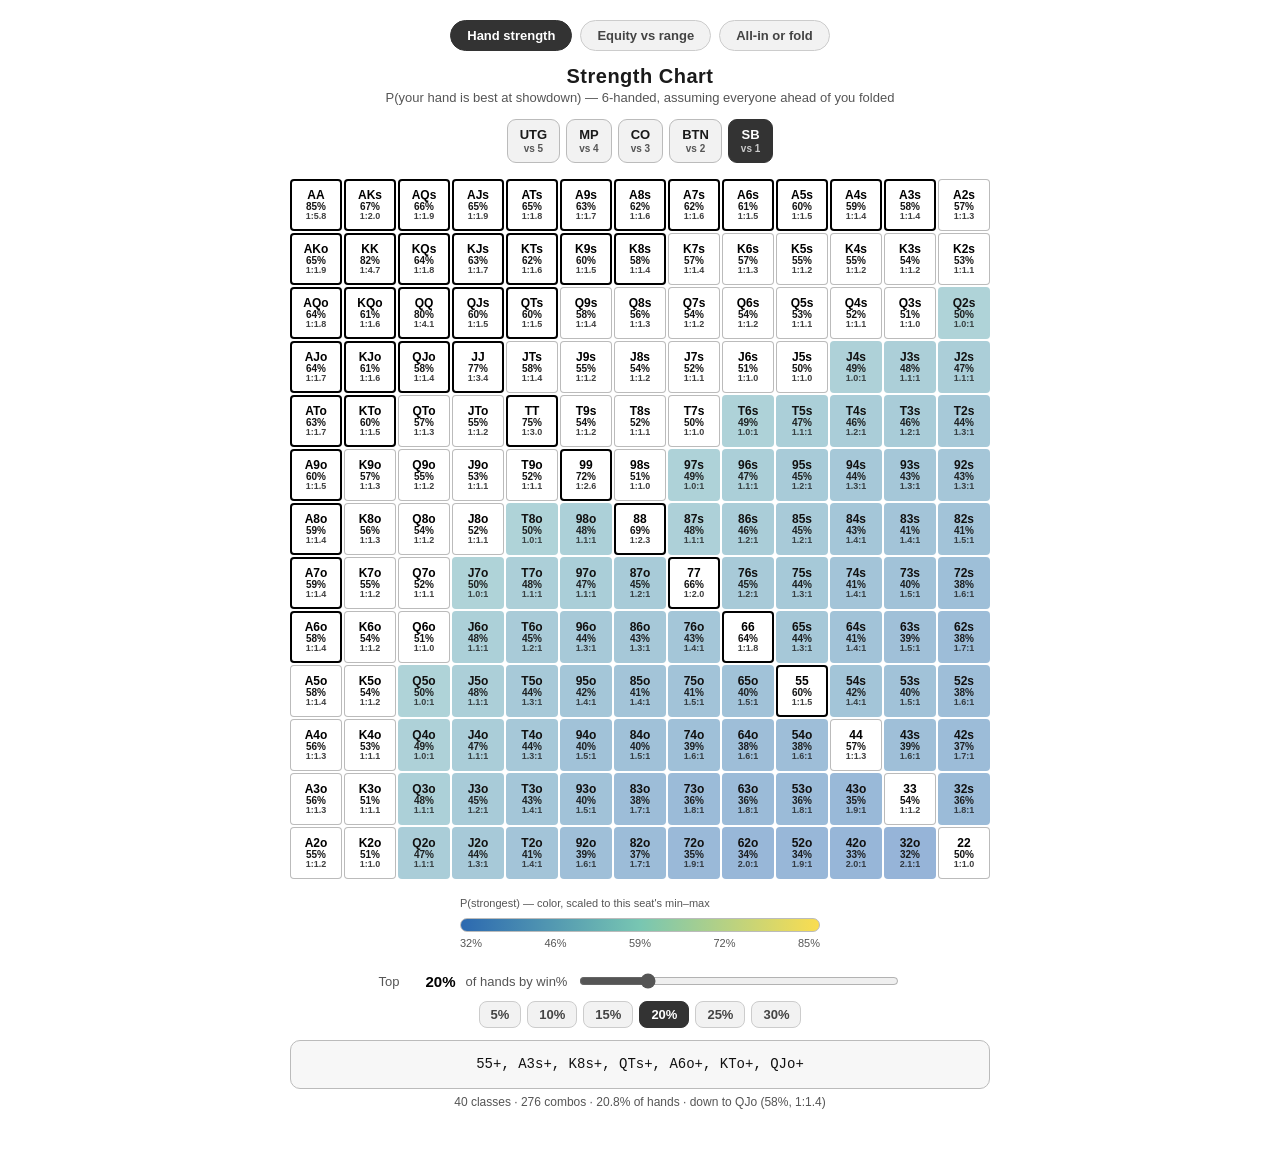
<file: web/charts/strength/index.html>
<!DOCTYPE html>
<html lang="en">
<head>
  <meta charset="UTF-8" />
  <meta name="viewport" content="width=device-width, initial-scale=1.0" />
  <title>Strength Chart — 6-handed</title>
  <style>
    :root { --bg: #ffffff; --ink: #1a1a1a; --muted: #555; --border: #bbb; --seat: #f2f2f2; }
    * { box-sizing: border-box; }
    body {
      margin: 0; min-height: 100vh;
      background: #fff;
      color: var(--ink);
      font-family: -apple-system, BlinkMacSystemFont, "Segoe UI", Roboto, sans-serif;
      display: flex; flex-direction: column; align-items: center;
      padding: 20px 12px 40px;
    }
    h1 { margin: 0 0 2px; font-size: 20px; letter-spacing: .5px; }
    .sub { margin: 0 0 14px; color: var(--muted); font-size: 13px; text-align: center; }

    .chartnav { display: flex; gap: 8px; margin-bottom: 14px; }
    .chartnav a {
      text-decoration: none; font-size: 13px; font-weight: 700; color: #444;
      background: #f2f2f2; border: 1px solid #ccc; border-radius: 20px; padding: 7px 16px;
    }
    .chartnav a.active { background: #333; color: #fff; border-color: #333; }
    .chartnav a:hover { border-color: #888; }

    .seatsel { display: flex; gap: 6px; margin-bottom: 16px; flex-wrap: wrap; justify-content: center; }
    .seatsel button {
      background: var(--seat); color: var(--ink);
      border: 1px solid var(--border); border-radius: 9px;
      padding: 8px 12px; font-weight: 700; font-size: 13px; cursor: pointer;
      display: flex; flex-direction: column; align-items: center; line-height: 1.15;
    }
    .seatsel button .opp { font-size: 10px; color: var(--muted); font-weight: 600; }
    .seatsel button.active { background: #333; color: #fff; border-color: #333; }
    .seatsel button.active .opp { color: #ccc; }

    .grid {
      display: grid; grid-template-columns: repeat(13, minmax(0, 1fr));
      gap: 2px; width: min(96vw, 700px);
    }
    .cell {
      aspect-ratio: 1 / 1; display: flex; flex-direction: column;
      align-items: center; justify-content: center; border-radius: 4px;
      line-height: 1.05; color: #111;
    }
    .cell .lab { font-weight: 800; font-size: clamp(8px, 1.5vw, 12px); }
    .cell .pct { font-weight: 600; font-size: clamp(7px, 1.25vw, 10px); opacity: .92; }
    .cell .odds { font-weight: 600; font-size: clamp(6px, 1vw, 9px); opacity: .75; }
    .cell.fav { background: #fff !important; color: #000 !important; box-shadow: inset 0 0 0 1px #bbb; } /* you're a favorite (>1:1): white w/ black letters */
    .cell.in  { box-shadow: inset 0 0 0 2px #000; }   /* selected hands (top X%): black outline */

    .legend { margin-top: 18px; display: flex; flex-direction: column; align-items: center; gap: 5px; }
    .bar { width: min(80vw, 360px); height: 14px; border-radius: 7px; border: 1px solid var(--border); }
    .bar-labels { width: min(80vw, 360px); display: flex; justify-content: space-between; font-size: 11px; color: var(--muted); }

    .rules { margin-top: 22px; width: min(96vw, 700px); }
    .rules .ctl { display: flex; align-items: center; gap: 10px; justify-content: center; flex-wrap: wrap; font-size: 13px; color: var(--muted); }
    .rules input[type=range] { width: min(60vw, 320px); accent-color: #555; }
    .rules .thr { color: #000; font-weight: 800; font-size: 15px; min-width: 46px; text-align: right; }
    .rules .presets { display: flex; gap: 6px; flex-wrap: wrap; }
    .rules .presets button {
      font: inherit; font-weight: 700; font-size: 13px; color: #444; cursor: pointer;
      background: #f2f2f2; border: 1px solid #ccc; border-radius: 8px; padding: 5px 11px;
    }
    .rules .presets button:hover { border-color: #888; }
    .rules .presets button.active { background: #333; color: #fff; border-color: #333; }
    .rules .out {
      margin-top: 12px; background: #f7f7f7; border: 1px solid var(--border);
      border-radius: 10px; padding: 12px 14px; text-align: center;
      font-family: ui-monospace, SFMono-Regular, Menlo, monospace; font-size: 14px;
      color: #111; word-break: break-word; line-height: 1.6;
    }
    .rules .meta2 { margin-top: 6px; font-size: 12px; color: var(--muted); text-align: center; }

    /* ---- print / all-seats layout (one chart per page) ---- */
    body.printing { padding: 0; }
    .page { width: 7.3in; margin: 0 auto; padding: 16px 0 18px; }
    .page .grid { width: 100%; }
    .page-title { text-align: center; font-size: 19px; font-weight: 800; line-height: 1.3; margin-bottom: 10px; }
    .page-title span { display: block; font-weight: 500; font-size: 12.5px; color: #555; }
    .page-range { margin-top: 12px; font-size: 12px; color: #222; }
    .page-range code { font-family: ui-monospace, SFMono-Regular, Menlo, monospace; }
    @media print {
      * { -webkit-print-color-adjust: exact !important; print-color-adjust: exact !important; }
      .page { page-break-after: always; }
      .page:last-child { page-break-after: auto; }
      @page { size: letter; margin: 0.4in; }
    }
  </style>
</head>
<body>
  <nav class="chartnav">
    <a href="index.html" class="active">Hand strength</a>
    <a href="vs-range.html">Equity vs range</a>
    <a href="all-in.html">All-in or fold</a>
  </nav>
  <h1>Strength Chart</h1>
  <p class="sub">P(your hand is best at showdown) — 6-handed, assuming everyone ahead of you folded</p>

  <div class="seatsel" id="seatSel"></div>
  <div class="grid" id="grid"></div>

  <div class="legend">
    <div class="bar-labels" style="margin-bottom:4px"><span>P(strongest) — color, scaled to this seat's min–max</span></div>
    <div class="bar" id="bar"></div>
    <div class="bar-labels" id="barLabels"></div>
  </div>

  <div class="rules">
    <div class="ctl">
      Top <span class="thr" id="thrVal">20%</span> of hands by win%
      <input type="range" id="thr" min="0" max="100" step="1" value="20" />
      <span class="presets" id="presets"></span>
    </div>
    <div class="out" id="rulesOut">—</div>
    <div class="meta2" id="rulesMeta"></div>
  </div>

  <script src="data.js"></script>
  <script>
    const R = "AKQJT98765432".split("");
    const SEATS = window.STRENGTH.meta.seats;     // [{name,opponents}, ...]
    const BY = window.STRENGTH.bySeat;
    let current = "SB";                           // default seat
    let topPct = 0.20;                            // select the strongest X% of hands (by combos)
    const RR = "AKQJT98765432";
    const comboCount = (h) => (h.length === 2 ? 6 : h.endsWith("s") ? 4 : 12);

    // strongest hands (by win%) making up the top `pct` of all 1326 combos
    function selectTop(P, pct) {
      const target = pct * 1326;
      const hands = Object.keys(P).sort((a, b) => P[b] - P[a]);
      const set = new Set(); let combos = 0, cutoff = null;
      for (const h of hands) {
        if (combos >= target) break;
        set.add(h); combos += comboCount(h); cutoff = h;
      }
      return { set, combos, cutoff };
    }

    // probability -> gambler's odds. underdog "X:1" (against), favorite "1:X" (for)
    function oddsStr(p) {
      if (p <= 0 || p >= 1) return "";
      const fmt = (x) => x.toFixed(1);
      return p < 0.5 ? `${fmt((1 - p) / p)}:1` : `1:${fmt(p / (1 - p))}`;
    }

    // color heatmap: blue (weak) -> teal -> yellow (strong)
    const STOPS = [[0.00, [44, 105, 176]], [0.50, [120, 198, 178]], [1.00, [250, 221, 80]]];
    function heatRGB(t) {
      t = Math.max(0, Math.min(1, t));
      for (let k = 1; k < STOPS.length; k++) {
        if (t <= STOPS[k][0]) {
          const [t0, a] = STOPS[k - 1], [t1, b] = STOPS[k];
          const f = (t - t0) / (t1 - t0);
          return a.map((v, i) => Math.round(v + f * (b[i] - v)));
        }
      }
      return STOPS.at(-1)[1];
    }
    const rgbStr = (c) => `rgb(${c[0]},${c[1]},${c[2]})`;
    const lum = (c) => 0.299 * c[0] + 0.587 * c[1] + 0.114 * c[2];
    const mixWhite = (c, f) => c.map((v) => Math.round(v + (255 - v) * f));

    // the 169 cells for one seat — identical markup used on screen and in print
    function cellsHTML(P, lo, hi, sel) {
      const norm = (p) => (p - lo) / (hi - lo);
      let html = "";
      for (let r = 0; r < 13; r++) {
        for (let c = 0; c < 13; c++) {
          const label = r === c ? R[r] + R[r] : (r < c ? R[r] + R[c] + "s" : R[c] + R[r] + "o");
          const p = P[label];
          const inSet = sel.set.has(label);
          const fav = p > 0.5;                          // favorite (>1:1) -> white w/ black letters
          let rgb = heatRGB(norm(p));
          if (!inSet) rgb = mixWhite(rgb, 0.5);        // fade non-playable hands
          const fg = lum(rgb) < 145 ? "#fff" : "#111"; // readable text on the cell color
          const cls = (inSet ? " in" : "") + (fav ? " fav" : "");
          html += `<div class="cell${cls}" style="background:${rgbStr(rgb)};color:${fg}" title="${label}: ${(p * 100).toFixed(1)}%  (${oddsStr(p)})">
            <span class="lab">${label}</span><span class="pct">${(p * 100).toFixed(0)}%</span><span class="odds">${oddsStr(p)}</span></div>`;
        }
      }
      return html;
    }

    function renderSeats() {
      document.getElementById("seatSel").innerHTML = SEATS.map((s) =>
        `<button data-seat="${s.name}" class="${s.name === current ? "active" : ""}">
           ${s.name}<span class="opp">vs ${s.opponents}</span></button>`
      ).join("");
    }

    function render() {
      const P = BY[current];
      const vals = Object.values(P);
      const lo = Math.min(...vals), hi = Math.max(...vals);    // scale to this seat's min/max
      const sel = selectTop(P, topPct);
      document.getElementById("grid").innerHTML = cellsHTML(P, lo, hi, sel);

      // legend: gradient (log axis) + % ticks at evenly-spaced log positions
      const stopsCss = STOPS.map(([t, c]) => `rgb(${c.join(",")}) ${(t * 100).toFixed(0)}%`).join(",");
      document.getElementById("bar").style.background = `linear-gradient(90deg, ${stopsCss})`;
      const ticks = [0, 0.25, 0.5, 0.75, 1].map((t) => lo + t * (hi - lo));  // this seat's range
      document.getElementById("barLabels").innerHTML =
        ticks.map((v) => `<span>${(v * 100).toFixed(0)}%</span>`).join("");

      updateRules(P, sel);
    }

    // ---- compress a set of hands into compact range notation (e.g. "77+, A2s+, KTo+") ----
    function runs(asc) {                            // asc: ascending rank indices -> [start,end] runs
      const res = [];
      for (let i = 0; i < asc.length;) {
        let j = i;
        while (j + 1 < asc.length && asc[j + 1] === asc[j] + 1) j++;
        res.push([asc[i], asc[j]]); i = j + 1;
      }
      return res;
    }
    function compress(set) {
      const out = [];
      const pr = [];
      for (let i = 0; i < 13; i++) if (set.has(RR[i] + RR[i])) pr.push(i);
      for (const [a, b] of runs(pr)) {
        if (a === 0) out.push(`${RR[b]}${RR[b]}+`);
        else if (a === b) out.push(`${RR[a]}${RR[a]}`);
        else out.push(`${RR[b]}${RR[b]}-${RR[a]}${RR[a]}`);
      }
      for (const suit of ["s", "o"]) {
        for (let h = 0; h < 13; h++) {
          const ks = [];
          for (let k = h + 1; k < 13; k++) if (set.has(RR[h] + RR[k] + suit)) ks.push(k);
          for (const [a, b] of runs(ks)) {
            if (a === h + 1) out.push(`${RR[h]}${RR[b]}${suit}+`);          // includes the connector
            else if (a === b) out.push(`${RR[h]}${RR[a]}${suit}`);
            else out.push(`${RR[h]}${RR[b]}${suit}-${RR[h]}${RR[a]}${suit}`);
          }
        }
      }
      return out.join(", ");
    }
    function updateRules(P, sel) {
      const { set, combos, cutoff } = sel;
      document.getElementById("rulesOut").textContent = set.size ? compress(set) : "(no hands)";
      const cut = cutoff ? `${cutoff} (${(P[cutoff] * 100).toFixed(0)}%, ${oddsStr(P[cutoff])})` : "—";
      document.getElementById("rulesMeta").textContent =
        `${set.size} classes · ${combos} combos · ${(combos / 1326 * 100).toFixed(1)}% of hands · down to ${cut}`;
    }

    // ---- print mode: ?print=1&top=NN  -> all seats, one per page, identical styling ----
    function renderPrint() {
      const tp = Math.round(topPct * 100);
      let html = "";
      for (const s of SEATS) {
        const P = BY[s.name];
        const vals = Object.values(P);
        const lo = Math.min(...vals), hi = Math.max(...vals);
        const sel = selectTop(P, topPct);
        const pctOf = (sel.combos / 1326 * 100).toFixed(1);
        const rng = sel.set.size ? compress(sel.set) : "(none)";
        html += `<section class="page">
          <div class="page-title">Strength Chart: ${s.name}
            <span>P(best at showdown) · 6-handed, folded to you · vs ${s.opponents} · top ${tp}% outlined</span></div>
          <div class="grid">${cellsHTML(P, lo, hi, sel)}</div>
          <div class="page-range"><b>Top ${tp}% range</b> (${sel.set.size} classes, ${sel.combos} combos, ${pctOf}% of hands):<br>
            <code>${rng}</code></div>
        </section>`;
      }
      document.body.innerHTML = html;
      document.body.classList.add("printing");
    }

    const params = new URLSearchParams(location.search);
    if (params.get("top")) topPct = (+params.get("top")) / 100;
    if (params.get("seat")) current = params.get("seat");

    if (params.has("print")) {
      renderPrint();
    } else {
      document.getElementById("seatSel").addEventListener("click", (e) => {
        const b = e.target.closest("button"); if (!b) return;
        current = b.dataset.seat;
        renderSeats(); render();
      });
      const thr = document.getElementById("thr");
      const PRESETS = [5, 10, 15, 20, 25, 30];
      document.getElementById("presets").innerHTML =
        PRESETS.map((p) => `<button data-pct="${p}">${p}%</button>`).join("");
      function setTopPct(v) {                          // v: 0..100, keeps slider + label + presets in sync
        v = Math.max(0, Math.min(100, Math.round(+v || 0)));
        topPct = v / 100;
        thr.value = v;
        document.getElementById("thrVal").textContent = v + "%";
        document.querySelectorAll("#presets button").forEach((b) =>
          b.classList.toggle("active", +b.dataset.pct === v));
        render();
      }
      thr.addEventListener("input", (e) => setTopPct(e.target.value));
      document.getElementById("presets").addEventListener("click", (e) => {
        const b = e.target.closest("button"); if (!b) return;
        setTopPct(b.dataset.pct);
      });
      setTopPct(Math.round(topPct * 100));
      renderSeats();
      render();
    }
  </script>
</body>
</html>
</file>
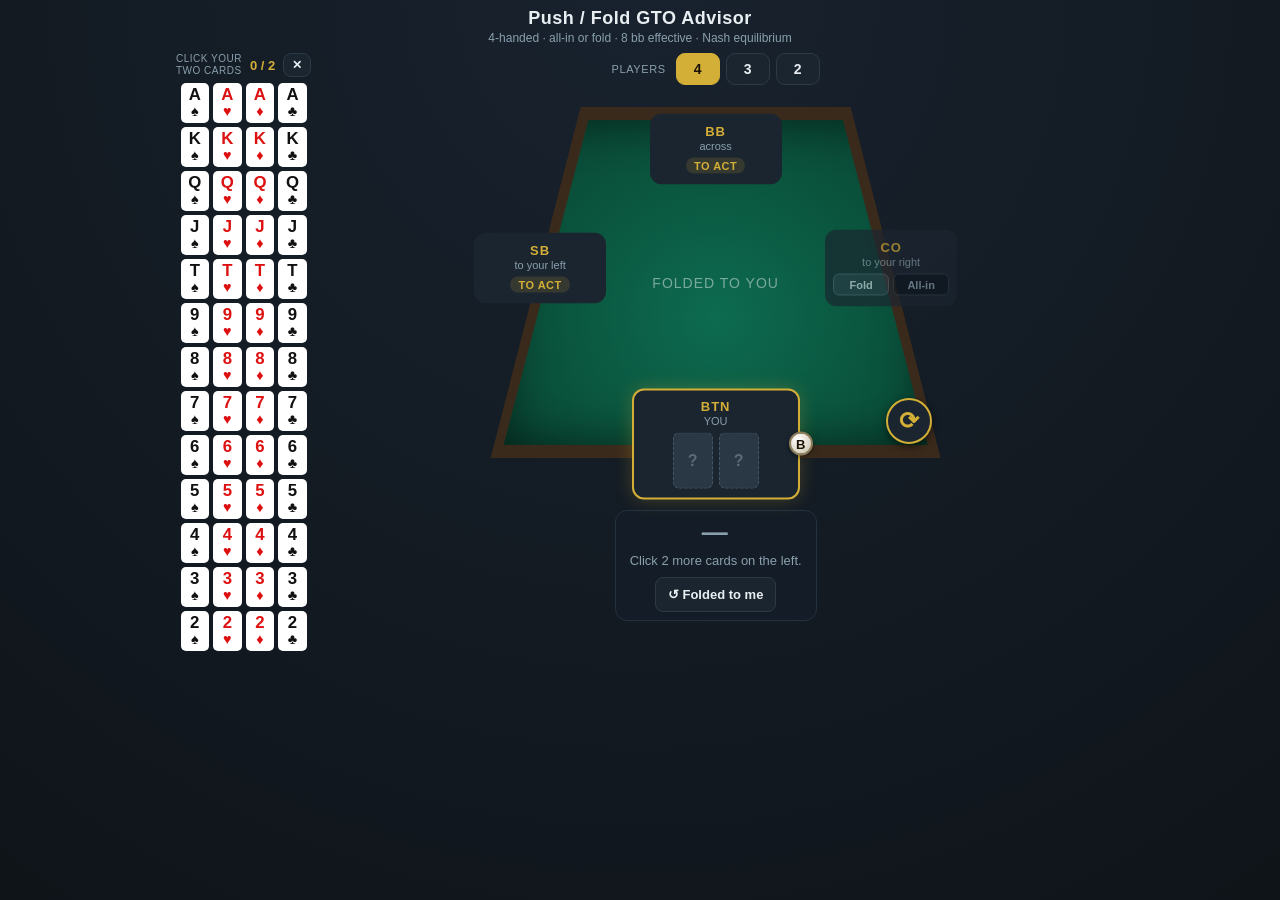
<file: web/table.html>
<!DOCTYPE html>
<html lang="en">
<head>
  <meta charset="UTF-8" />
  <meta name="viewport" content="width=device-width, initial-scale=1.0" />
  <title>Push/Fold GTO Advisor — 4-Handed</title>
  <link rel="stylesheet" href="table.css" />
</head>
<body>
  <header>
    <h1>Push / Fold GTO Advisor</h1>
    <p class="sub">4-handed · all-in or fold · 8&nbsp;bb effective · Nash equilibrium</p>
  </header>

  <main>
    <!-- ============ 52-CARD BOARD (left, by suit) ============ -->
    <aside class="deck">
      <div class="deck-head">
        <label>Click your<br>two cards</label>
        <span class="deck-count" id="deckCount">0 / 2</span>
        <button class="reset" id="clearCards">✕</button>
      </div>
      <div class="card-board" id="cardBoard"></div>
    </aside>

    <div class="main-col">
    <!-- ============ PLAYERS COUNT ============ -->
    <section class="players-bar">
      <label>Players</label>
      <div class="seg" id="playerSeg"></div>
    </section>

    <!-- ============ THE TABLE ============ -->
    <section class="table-wrap">
      <div class="poker-table">
        <div class="table-rail"></div>
        <div class="felt"></div>
        <div class="felt-label" id="feltLabel">Folded to you</div>

        <!-- villain seats injected by JS -->
        <div id="villains"></div>

        <!-- hero seat -->
        <div class="seat seat-hero" id="seat-hero"></div>

        <!-- move my position clockwise -->
        <button class="rotate-btn" id="rotateBtn" title="move my position clockwise">⟳</button>
      </div>
    </section>

    <!-- ============ THE VERDICT (directly under your seat) ============ -->
    <section class="verdict" id="verdict">
      <div class="verdict-action" id="verdictAction">—</div>
      <div class="verdict-detail" id="verdictDetail">Pick your two cards.</div>
      <div class="ev-row" id="evRow"></div>
      <button class="reset" id="resetBtn">↺ Folded to me</button>
    </section>
    </div><!-- /main-col -->
  </main>

  <script src="table.js"></script>
</body>
</html>
</file>
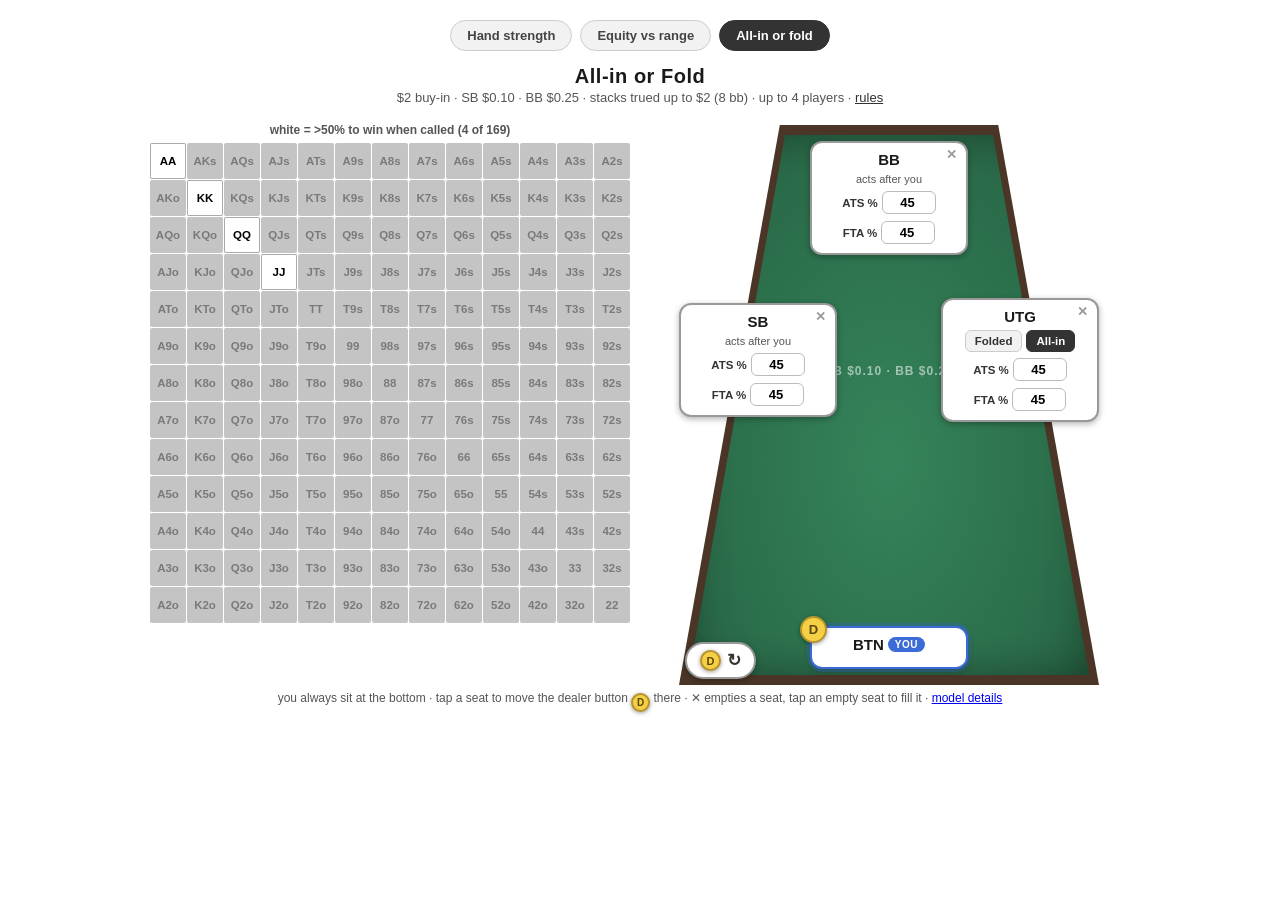
<file: web/charts/strength/all-in.html>
<!DOCTYPE html>
<html lang="en">
<head>
  <meta charset="UTF-8" />
  <meta name="viewport" content="width=device-width, initial-scale=1.0" />
  <title>All-in or Fold — should I shove?</title>
  <style>
    :root { --ink: #1a1a1a; --muted: #555; --border: #bbb; }
    * { box-sizing: border-box; }
    body {
      margin: 0; min-height: 100vh; background: #fff; color: var(--ink);
      font-family: -apple-system, BlinkMacSystemFont, "Segoe UI", Roboto, sans-serif;
      display: flex; flex-direction: column; align-items: center; padding: 20px 12px 40px;
    }
    h1 { margin: 0 0 2px; font-size: 20px; letter-spacing: .5px; }
    .sub { margin: 0 0 16px; color: var(--muted); font-size: 13px; text-align: center; }
    .sub a { color: #333; }

    .chartnav { display: flex; gap: 8px; margin-bottom: 14px; }
    .chartnav a {
      text-decoration: none; font-size: 13px; font-weight: 700; color: #444;
      background: #f2f2f2; border: 1px solid #ccc; border-radius: 20px; padding: 7px 16px;
    }
    .chartnav a.active { background: #333; color: #fff; border-color: #333; }
    .chartnav a:hover { border-color: #888; }

    .panel { width: min(96vw, 980px); }
    .main { display: flex; gap: 18px; justify-content: center; align-items: flex-start; flex-wrap: wrap; }
    .results { width: min(96vw, 620px); margin: 0 auto; }

    /* ---- live range card: hands >50% to win, given the current table ---- */
    .rangecard { width: min(96vw, 480px); }
    .rcap { text-align: center; font-size: 12px; font-weight: 700; color: var(--muted); margin: 2px 0 6px; }
    .rgrid { display: grid; grid-template-columns: repeat(13, 1fr); gap: 1px; }
    .rcell {
      aspect-ratio: 1 / 1; display: flex; align-items: center; justify-content: center;
      font-size: clamp(7px, 2.2vw, 11.5px); font-weight: 700; border-radius: 2px;
    }
    .rcell.hi { background: #fff; color: #000; box-shadow: inset 0 0 0 1px #aaa; }
    .rcell.lo { background: #c4c4c4; color: #7a7a7a; }
    .rcell:hover { box-shadow: inset 0 0 0 2px #333; }

    /* ---- trapezoidal table: short side at top, taller than wide ---- */
    .feltwrap { position: relative; width: min(92vw, 420px); height: 560px; margin: 4px auto 6px; }
    .trap-rim, .trap-felt { clip-path: polygon(24% 0, 76% 0, 100% 100%, 0 100%); }
    .trap-rim  { position: absolute; inset: 0; background: #4a3526; filter: drop-shadow(0 3px 8px rgba(0,0,0,.3)); }
    .trap-felt {
      position: absolute; inset: 10px;
      background: radial-gradient(ellipse at 50% 60%, #35845a 0%, #2a6b49 70%, #235a3d 100%);
      box-shadow: inset 0 0 40px rgba(0,0,0,.35);
    }
    .feltwrap .center {
      position: absolute; left: 50%; top: 44%; transform: translate(-50%,-50%);
      color: rgba(255,255,255,.55); font-size: 12px; font-weight: 700; text-align: center;
      letter-spacing: 1px; pointer-events: none;
    }
    .hint { text-align: center; font-size: 12px; color: var(--muted); margin: 0 0 16px; }

    .seatcard {
      position: absolute; width: 158px; padding: 8px 9px 9px;
      background: #fff; border: 2px solid #999; border-radius: 12px;
      box-shadow: 0 2px 6px rgba(0,0,0,.3); cursor: pointer; text-align: center;
    }
    .seatcard:hover { border-color: #333; }
    .seatcard.me { border-color: #3a6bd6; box-shadow: 0 0 0 3px rgba(58,107,214,.3), 0 2px 6px rgba(0,0,0,.3); }
    .seatcard.folded { opacity: .72; }
    .seatcard.empty {
      background: rgba(255,255,255,.12); border: 2px dashed rgba(255,255,255,.75);
      color: #fff; box-shadow: none;
    }
    .seatcard.empty:hover { border-color: #fff; background: rgba(255,255,255,.2); }
    .seatcard .emptylab { font-size: 11px; color: rgba(255,255,255,.85); line-height: 1.5; padding: 6px 0; }
    .seatcard .sname { font-weight: 800; font-size: 15px; margin-bottom: 5px; }
    .seatcard .sname .badge {
      background: #3a6bd6; color: #fff; font-size: 10px; padding: 2px 7px;
      border-radius: 9px; vertical-align: 2px; margin-left: 4px; letter-spacing: .5px;
    }
    .seatcard .close {
      position: absolute; top: 3px; right: 5px; border: 0; background: none; cursor: pointer;
      font-size: 13px; font-weight: 800; color: #999; padding: 2px 4px; line-height: 1;
    }
    .seatcard .close:hover { color: #c0392b; }
    .dbtn {
      position: absolute; top: -12px; left: -12px; width: 27px; height: 27px;
      background: #f5cf46; border: 2px solid #b8952a; border-radius: 50%;
      font-size: 13px; font-weight: 800; color: #5c4708;
      display: flex; align-items: center; justify-content: center;
      box-shadow: 0 1px 4px rgba(0,0,0,.4);
    }
    .rotbtn {
      position: absolute; left: 6px; bottom: 6px; z-index: 2;
      display: flex; align-items: center; gap: 6px; cursor: pointer;
      font: inherit; font-size: 17px; font-weight: 800; color: #333;
      background: #fff; border: 2px solid #999; border-radius: 22px; padding: 6px 13px;
      box-shadow: 0 2px 6px rgba(0,0,0,.25);
    }
    .rotbtn:hover { border-color: #333; }
    .rotbtn .mini-d { position: static; width: 21px; height: 21px; font-size: 11px; }
    .seatcard .mini { display: flex; gap: 4px; justify-content: center; margin-bottom: 6px; }
    .seatcard .mini button {
      font: inherit; font-size: 11.5px; font-weight: 700; color: #333; cursor: pointer;
      background: #f2f2f2; border: 1px solid #ccc; border-radius: 6px; padding: 4px 9px;
    }
    .seatcard .mini button.active { background: #333; color: #fff; border-color: #333; }
    .seatcard .stats { display: flex; gap: 7px; justify-content: center; flex-wrap: wrap; }
    .seatcard .statlab { font-size: 11.5px; color: #333; font-weight: 700; display: inline-flex; align-items: center; gap: 4px; }
    .seatcard input[type=number] {
      font: inherit; font-size: 13px; font-weight: 700; color: #000; width: 54px;
      text-align: right; padding: 3px 5px; border: 1px solid var(--border); border-radius: 6px;
    }
    .seatcard .acts { font-size: 11px; color: var(--muted); margin-bottom: 6px; }
    /* physical seats: you at the bottom, others left / top / right */
    .slot-top    { left: 50%; top: 16px;    transform: translateX(-50%); }
    .slot-right  { right: 0;  top: 42%;     transform: translateY(-50%); }
    .slot-bottom { left: 50%; bottom: 16px; transform: translateX(-50%); }
    .slot-left   { left: 0;   top: 42%;     transform: translateY(-50%); }


    @media (max-width: 480px) {
      .feltwrap { height: 600px; }
      .seatcard { width: 140px; }
    }
  </style>
</head>
<body>
  <nav class="chartnav">
    <a href="index.html">Hand strength</a>
    <a href="vs-range.html">Equity vs range</a>
    <a href="all-in.html" class="active">All-in or fold</a>
  </nav>
  <h1>All-in or Fold</h1>
  <p class="sub">$2 buy-in · SB $0.10 · BB $0.25 · stacks trued up to $2 (8 bb) · up to 4 players ·
    <a href="all-in-or-fold.md">rules</a></p>

  <div class="panel">
    <div class="main">
      <div class="rangecard">
        <div class="rcap" id="rcap">white = &gt;50% to win when called</div>
        <div class="rgrid" id="rgrid"></div>
      </div>
      <div class="feltwrap" id="felt">
        <div class="trap-rim"></div>
        <div class="trap-felt"></div>
        <div class="center">SB $0.10 · BB $0.25</div>
        <button class="rotbtn" id="rotBtn" title="move the dealer button to the next occupied seat clockwise">
          <span class="dbtn mini-d">D</span>↻</button>
      </div>
    </div>
    <p class="hint">you always sit at the bottom · tap a seat to move the dealer button
      <span class="dbtn" style="position:static; display:inline-flex; width:19px; height:19px; font-size:10px; vertical-align:-4px;">D</span> there ·
      ✕ empties a seat, tap an empty seat to fill it ·
      <a href="all-in-or-fold.md">model details</a></p>
  </div>

  <script src="equity.js"></script>
  <script>
    const R = "AKQJT98765432".split("");
    const { hands, w, M } = window.EQ;
    const IX = Object.fromEntries(hands.map((h, i) => [h, i]));

    // rank the 169 hands by equity vs a random hand (same ordering as the equity page)
    const oppStr = hands.map((_, i) => {
      let n = 0, d = 0;
      for (let j = 0; j < 169; j++) { n += w[j] * M[i][j]; d += w[j]; }
      return n / d;
    });
    const order = [...hands.keys()].sort((a, b) => oppStr[b] - oppStr[a]);

    const rangeCache = new Map();
    function rangeSet(pct) {                       // top pct% of hands, by combos
      if (rangeCache.has(pct)) return rangeCache.get(pct);
      const target = (pct / 100) * 1326;
      const set = new Set(); let combos = 0;
      for (const j of order) {
        if (combos >= target) break;
        set.add(j); combos += w[j];
      }
      rangeCache.set(pct, set);
      return set;
    }
    function equityVs(hero, set) {                 // hero's heads-up equity vs a range
      let n = 0, d = 0;
      for (const j of set) { n += w[j] * M[hero][j]; d += w[j]; }
      return d > 0 ? n / d : 1;
    }

    // ---- state ----
    const PHYS = ["bottom", "left", "top", "right"];   // physical seats, clockwise; you sit at bottom
    const ME = "bottom";
    const SLOT = { bottom: "slot-bottom", left: "slot-left", top: "slot-top", right: "slot-right" };
    const filled = { bottom: true, left: true, top: true, right: true };
    let btnSeat = "bottom";                            // where the dealer button is
    // per-player stats (they belong to the person, not the position)
    const opp = {};
    for (const s of PHYS) opp[s] = { action: "allin", ats: 45, fta: 45 };

    const clamp = (v, lo, hi) => Math.max(lo, Math.min(hi, +v || 0));

    // filled seats clockwise starting from the button
    function liveFromBtn() {
      const k = PHYS.indexOf(btnSeat);
      const out = [];
      for (let i = 0; i < 4; i++) {
        const s = PHYS[(k + i) % 4];
        if (filled[s]) out.push(s);
      }
      return out;
    }
    // seat -> position name, given the button (heads-up: button is the SB)
    const POS_NAMES = { 2: ["SB", "BB"], 3: ["BTN", "SB", "BB"], 4: ["BTN", "SB", "BB", "UTG"] };
    function positions() {
      const live = liveFromBtn();
      const names = POS_NAMES[live.length];
      const pos = {};
      live.forEach((s, i) => pos[s] = names[i]);
      return pos;
    }
    // preflop action order: first to act is the seat after the BB, clockwise
    function actionOrder() {
      const live = liveFromBtn();
      const pos = positions();
      const k = live.findIndex((s) => pos[s] === "BB") + 1;
      return [...live.slice(k), ...live.slice(0, k)];
    }
    function nextFilledClockwise(from) {
      const k = PHYS.indexOf(from);
      for (let i = 1; i <= 4; i++) {
        const s = PHYS[(k + i) % 4];
        if (filled[s]) return s;
      }
      return ME;
    }

    // ---- render ----
    function renderFelt() {
      const pos = positions();
      const ord = actionOrder();
      const myIdx = ord.indexOf(ME);
      const felt = document.getElementById("felt");
      felt.querySelectorAll(".seatcard").forEach((el) => el.remove());
      for (const s of PHYS) {
        const el = document.createElement("div");
        el.dataset.seat = s;
        let cls = `seatcard ${SLOT[s]}`;
        let inner;
        if (!filled[s]) {
          cls += " empty";
          inner = `<div class="emptylab">empty seat<br>tap to add player</div>`;
        } else {
          const d = s === btnSeat ? `<span class="dbtn" title="dealer button">D</span>` : "";
          const x = s === ME ? "" : `<button class="close" title="empty this seat">✕</button>`;
          const o = opp[s];
          const i = ord.indexOf(s);
          const stats = `<div class="stats">
              <label class="statlab">ATS % <input type="number" min="1" max="100" value="${o.ats}" data-seat="${s}" data-k="ats"></label>
              <label class="statlab">FTA % <input type="number" min="0" max="100" value="${o.fta}" data-seat="${s}" data-k="fta"></label>
            </div>`;
          if (s === ME) {
            cls += " me";
            inner = `${d}<div class="sname">${pos[s]}<span class="badge">YOU</span></div>`;
          } else if (i < myIdx) {
            const shoved = o.action === "allin";
            if (!shoved) cls += " folded";
            inner = `${d}${x}<div class="sname">${pos[s]}</div>
              <div class="mini">
                <button data-act="fold" data-seat="${s}" class="${shoved ? "" : "active"}">Folded</button>
                <button data-act="allin" data-seat="${s}" class="${shoved ? "active" : ""}">All-in</button>
              </div>${stats}`;
          } else {
            inner = `${d}${x}<div class="sname">${pos[s]}</div>
              <div class="acts">acts after you</div>${stats}`;
          }
        }
        el.className = cls;
        el.innerHTML = inner;
        felt.appendChild(el);
      }
    }

    // ---- compute + render result ----
    // scenario list for the current table state (independent of your hand — no card removal)
    function buildScenarios() {
      const pos = positions();
      const ord = actionOrder();
      const myIdx = ord.indexOf(ME);

      // players ahead who shoved: the first shove is a steal (ATS range); a shove
      // over an earlier all-in is a call/reshove (100−FTA range)
      const shovers = [];
      let anyShove = false;
      for (const s of ord.slice(0, myIdx)) {
        if (opp[s].action !== "allin") continue;
        shovers.push(anyShove
          ? { name: pos[s], pct: Math.max(1, 100 - clamp(opp[s].fta, 0, 100)), via: "100−FTA" }
          : { name: pos[s], pct: clamp(opp[s].ats, 1, 100), via: "ATS" });
        anyShove = true;
      }
      const behinds = ord.slice(myIdx + 1)
        .map((s) => ({ name: pos[s], foldP: clamp(opp[s].fta, 0, 100) / 100,
                       pct: Math.max(1, 100 - clamp(opp[s].fta, 0, 100)), via: "100−FTA" }));

      // every fold/call combination of the players behind you
      let scen = [{ p: 1, inPot: shovers }];
      for (const b of behinds) {
        const next = [];
        for (const s of scen) {
          if (b.foldP > 0) next.push({ p: s.p * b.foldP, inPot: s.inPot });
          if (b.foldP < 1) next.push({ p: s.p * (1 - b.foldP), inPot: [...s.inPot, b] });
        }
        scen = next;
      }
      return { scen, pos };
    }
    // P(win at showdown | you get called) — the everyone-folds scenario is excluded,
    // otherwise fold equity makes every hand ">50%" and the chart is useless
    function winWhenCalled(hero, scen) {
      let num = 0, den = 0;
      for (const s of scen) {
        if (!s.inPot.length) continue;               // uncontested: not a showdown
        let win = 1;
        for (const o of s.inPot) win *= equityVs(hero, rangeSet(o.pct));
        num += s.p * win;
        den += s.p;
      }
      return den > 0 ? num / den : null;             // null: nobody can ever call
    }

    // the live range card: every hand >50% to win when called is white, the rest gray
    function renderGrid(scen) {
      let html = "", nHi = 0, empty = false;
      for (let r = 0; r < 13; r++) {
        for (let c = 0; c < 13; c++) {
          const label = r === c ? R[r] + R[r] : (r < c ? R[r] + R[c] + "s" : R[c] + R[r] + "o");
          const win = winWhenCalled(IX[label], scen);
          if (win === null) { empty = true; break; }
          const hi = win > 0.5;
          if (hi) nHi++;
          html += `<div class="rcell ${hi ? "hi" : "lo"}" title="${label}: ${(win * 100).toFixed(1)}% when called">${label}</div>`;
        }
        if (empty) break;
      }
      document.getElementById("rgrid").innerHTML = empty ? "" : html;
      document.getElementById("rcap").textContent = empty
        ? "no opponents can call — any hand takes it down"
        : `white = >50% to win when called (${nHi} of 169)`;
    }

    function compute() {
      const { scen } = buildScenarios();
      renderGrid(scen);
    }

    // ---- events ----
    // moving the button = a new hand: everyone's action resets to All-in (stats persist)
    function resetActions() {
      for (const s of PHYS) opp[s].action = "allin";
    }
    document.getElementById("rotBtn").addEventListener("click", () => {
      btnSeat = nextFilledClockwise(btnSeat);
      resetActions();
      renderFelt(); compute();
    });
    const felt = document.getElementById("felt");
    felt.addEventListener("click", (e) => {
      const card = e.target.closest(".seatcard");
      if (!card) return;
      const s = card.dataset.seat;
      if (e.target.closest(".close")) {                       // empty this seat
        filled[s] = false;
        if (btnSeat === s) btnSeat = nextFilledClockwise(s);
        renderFelt(); compute(); return;
      }
      const b = e.target.closest("button");
      if (b) { opp[s].action = b.dataset.act; renderFelt(); compute(); return; }
      if (!filled[s]) {                                       // fill an empty seat
        filled[s] = true;
        renderFelt(); compute(); return;
      }
      if (e.target.closest("input, label")) return;           // typing, not moving the button
      if (s !== btnSeat) {                                    // move the dealer button here = new hand
        btnSeat = s;
        resetActions();
        renderFelt(); compute();
      }
    });
    felt.addEventListener("input", (e) => {
      const t = e.target;
      if (t.matches("input[type=number]")) {   // no re-render: keep focus in the box
        opp[t.dataset.seat][t.dataset.k] = clamp(t.value, 0, 100);
        compute();
      }
    });

    renderFelt(); compute();
  </script>
</body>
</html>
</file>
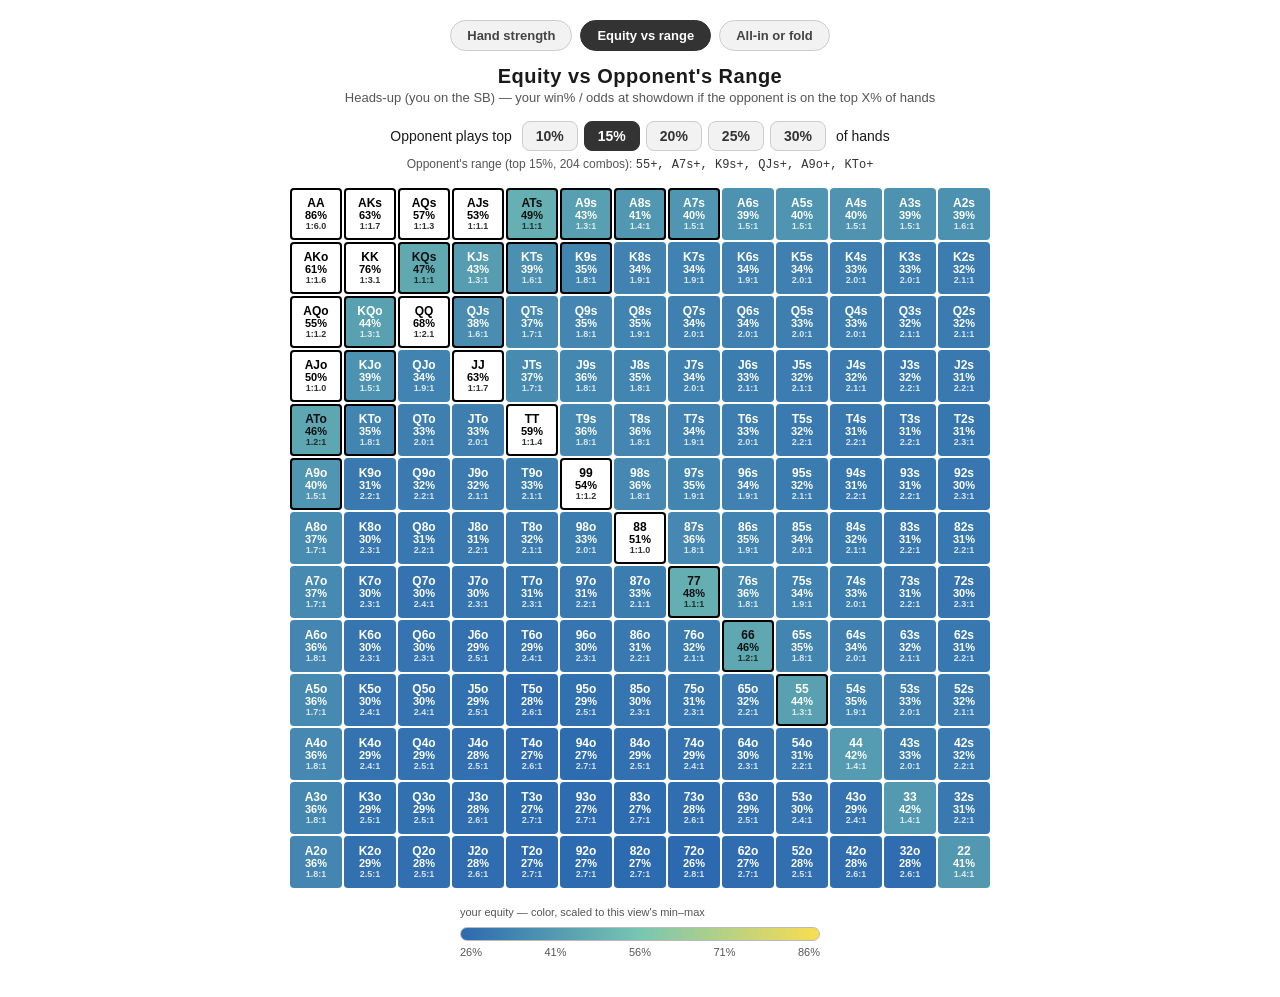
<file: web/charts/strength/vs-range.html>
<!DOCTYPE html>
<html lang="en">
<head>
  <meta charset="UTF-8" />
  <meta name="viewport" content="width=device-width, initial-scale=1.0" />
  <title>Equity vs Opponent Range — heads-up</title>
  <style>
    :root { --ink: #1a1a1a; --muted: #555; --border: #bbb; --seat: #f2f2f2; }
    * { box-sizing: border-box; }
    body {
      margin: 0; min-height: 100vh; background: #fff; color: var(--ink);
      font-family: -apple-system, BlinkMacSystemFont, "Segoe UI", Roboto, sans-serif;
      display: flex; flex-direction: column; align-items: center; padding: 20px 12px 40px;
    }
    h1 { margin: 0 0 2px; font-size: 20px; letter-spacing: .5px; }
    .sub { margin: 0 0 16px; color: var(--muted); font-size: 13px; text-align: center; }

    .chartnav { display: flex; gap: 8px; margin-bottom: 14px; }
    .chartnav a {
      text-decoration: none; font-size: 13px; font-weight: 700; color: #444;
      background: #f2f2f2; border: 1px solid #ccc; border-radius: 20px; padding: 7px 16px;
    }
    .chartnav a.active { background: #333; color: #fff; border-color: #333; }
    .chartnav a:hover { border-color: #888; }

    .ctl { display: flex; align-items: center; gap: 10px; justify-content: center; flex-wrap: wrap; font-size: 14px; margin-bottom: 6px; }
    .ctl .thr { color: #000; font-weight: 800; font-size: 16px; min-width: 48px; text-align: right; }
    .seg { display: inline-flex; gap: 6px; }
    .seg button {
      background: #f2f2f2; border: 1px solid #ccc; border-radius: 8px;
      padding: 6px 13px; font-weight: 700; font-size: 14px; cursor: pointer; color: #333;
    }
    .seg button.active { background: #333; color: #fff; border-color: #333; }
    .seg button:hover { border-color: #888; }
    .opp-range { font-size: 12px; color: var(--muted); text-align: center; margin-bottom: 16px;
                 max-width: min(96vw, 700px); }
    .opp-range code { font-family: ui-monospace, SFMono-Regular, Menlo, monospace; color: #333; }

    .grid { display: grid; grid-template-columns: repeat(13, minmax(0, 1fr)); gap: 2px; width: min(96vw, 700px); }
    .cell {
      aspect-ratio: 1 / 1; display: flex; flex-direction: column; align-items: center; justify-content: center;
      border-radius: 4px; line-height: 1.05; color: #111;
    }
    .cell .lab { font-weight: 800; font-size: clamp(8px, 1.5vw, 12px); }
    .cell .pct { font-weight: 700; font-size: clamp(7px, 1.3vw, 11px); margin-top: 1px; }
    .cell .odds { font-weight: 600; font-size: clamp(6px, 1vw, 9px); opacity: .8; }
    .cell.fav { background: #fff !important; color: #000 !important; box-shadow: inset 0 0 0 1px #bbb; } /* you're a favorite (>1:1) */
    .cell.in { box-shadow: inset 0 0 0 2px #000; }   /* hand is in the opponent's range (top X%) */

    .legend { margin-top: 18px; display: flex; flex-direction: column; align-items: center; gap: 5px; }
    .bar { width: min(80vw, 360px); height: 14px; border-radius: 7px; border: 1px solid var(--border); }
    .bar-labels { width: min(80vw, 360px); display: flex; justify-content: space-between; font-size: 11px; color: var(--muted); }
  </style>
</head>
<body>
  <nav class="chartnav">
    <a href="index.html">Hand strength</a>
    <a href="vs-range.html" class="active">Equity vs range</a>
    <a href="all-in.html">All-in or fold</a>
  </nav>
  <h1>Equity vs Opponent's Range</h1>
  <p class="sub">Heads-up (you on the SB) — your win% / odds at showdown if the opponent is on the top X% of hands</p>

  <div class="ctl">
    Opponent plays top <span class="seg" id="oppSeg"></span> of hands
  </div>
  <div class="opp-range" id="oppRange"></div>

  <div class="grid" id="grid"></div>

  <div class="legend">
    <div class="bar-labels" style="margin-bottom:4px"><span>your equity — color, scaled to this view's min&ndash;max</span></div>
    <div class="bar" id="bar"></div>
    <div class="bar-labels" id="barLabels"></div>
  </div>

  <script src="equity.js"></script>
  <script>
    const R = "AKQJT98765432".split("");
    const RR = "AKQJT98765432";
    const { hands, w, M } = window.EQ;
    const IX = Object.fromEntries(hands.map((h, i) => [h, i]));
    const COMBOS = (h) => (h.length === 2 ? 6 : h.endsWith("s") ? 4 : 12);
    const OPP_OPTIONS = [10, 15, 20, 25, 30];       // selectable opponent range widths (%)
    let oppPct = 0.15;                              // opponent range width (fraction)

    // opponent hand strength = equity vs a random hand; used to rank their range
    const oppStr = hands.map((_, i) => {
      let n = 0, d = 0;
      for (let j = 0; j < 169; j++) { n += w[j] * M[i][j]; d += w[j]; }
      return n / d;
    });
    const oppOrder = [...hands.keys()].sort((a, b) => oppStr[b] - oppStr[a]);

    function oppRangeSet(pct) {                      // top pct of opponent hands, by combos
      const target = pct * 1326;
      const set = new Set(); let combos = 0;
      for (const j of oppOrder) {
        if (combos >= target) break;
        set.add(j); combos += w[j];
      }
      return set;
    }
    function equityVs(hero, set) {                   // hero's equity vs the range
      let n = 0, d = 0;
      for (const j of set) { n += w[j] * M[hero][j]; d += w[j]; }
      return d > 0 ? n / d : 0;
    }
    function oddsStr(p) {
      if (p <= 0 || p >= 1) return "";
      const f = (x) => x.toFixed(1);
      return p < 0.5 ? `${f((1 - p) / p)}:1` : `1:${f(p / (1 - p))}`;
    }
    // color heatmap: blue (low equity) -> teal -> yellow (high equity)
    const STOPS = [[0.00, [44, 105, 176]], [0.50, [120, 198, 178]], [1.00, [250, 221, 80]]];
    function heatRGB(t) {
      t = Math.max(0, Math.min(1, t));
      for (let k = 1; k < STOPS.length; k++) {
        if (t <= STOPS[k][0]) {
          const [t0, a] = STOPS[k - 1], [t1, b] = STOPS[k];
          const f = (t - t0) / (t1 - t0);
          return a.map((v, i) => Math.round(v + f * (b[i] - v)));
        }
      }
      return STOPS.at(-1)[1];
    }
    const rgbStr = (c) => `rgb(${c[0]},${c[1]},${c[2]})`;
    const lum = (c) => 0.299 * c[0] + 0.587 * c[1] + 0.114 * c[2];

    // compact range notation for the opponent's range
    function runs(asc) { const r = []; for (let i = 0; i < asc.length;) { let j = i; while (j + 1 < asc.length && asc[j + 1] === asc[j] + 1) j++; r.push([asc[i], asc[j]]); i = j + 1; } return r; }
    function compress(labelSet) {
      const out = [], s = labelSet;
      const pr = []; for (let i = 0; i < 13; i++) if (s.has(RR[i] + RR[i])) pr.push(i);
      for (const [a, b] of runs(pr)) out.push(a === 0 ? `${RR[b]}${RR[b]}+` : (a === b ? `${RR[a]}${RR[a]}` : `${RR[b]}${RR[b]}-${RR[a]}${RR[a]}`));
      for (const suit of ["s", "o"]) for (let h = 0; h < 13; h++) {
        const ks = []; for (let k = h + 1; k < 13; k++) if (s.has(RR[h] + RR[k] + suit)) ks.push(k);
        for (const [a, b] of runs(ks)) out.push(a === h + 1 ? `${RR[h]}${RR[b]}${suit}+` : (a === b ? `${RR[h]}${RR[a]}${suit}` : `${RR[h]}${RR[b]}${suit}-${RR[h]}${RR[a]}${suit}`));
      }
      return out.join(", ");
    }

    function render() {
      const set = oppRangeSet(oppPct);
      const labelSet = new Set([...set].map((j) => hands[j]));   // hands in opponent's range

      // hero equities for all 169 hands, find min/max for the color scale
      const eq = {};
      for (const h of hands) eq[h] = equityVs(IX[h], set);
      const vals = Object.values(eq);
      const lo = Math.min(...vals), hi = Math.max(...vals);
      const norm = (p) => (hi > lo ? (p - lo) / (hi - lo) : 0.5);

      let html = "";
      for (let r = 0; r < 13; r++) {
        for (let c = 0; c < 13; c++) {
          const label = r === c ? R[r] + R[r] : (r < c ? R[r] + R[c] + "s" : R[c] + R[r] + "o");
          const e = eq[label];
          const rgb = heatRGB(norm(e));
          const fg = lum(rgb) < 145 ? "#fff" : "#111";
          const inOpp = labelSet.has(label) ? " in" : "";   // hand is in opponent's range
          const fav = e > 0.5 ? " fav" : "";                // you're a favorite (>1:1) -> white w/ black letters
          html += `<div class="cell${inOpp}${fav}" style="background:${rgbStr(rgb)};color:${fg}" title="${label} vs top ${Math.round(oppPct * 100)}%: ${(e * 100).toFixed(1)}% (${oddsStr(e)})">
            <span class="lab">${label}</span><span class="pct">${(e * 100).toFixed(0)}%</span><span class="odds">${oddsStr(e)}</span></div>`;
        }
      }
      document.getElementById("grid").innerHTML = html;

      // opponent range readout
      let combos = 0; set.forEach((j) => combos += w[j]);
      document.getElementById("oppRange").innerHTML =
        `Opponent's range (top ${Math.round(oppPct * 100)}%, ${combos} combos): <code>${compress(labelSet)}</code>`;

      // legend
      const bar = document.getElementById("bar");
      const stopsCss = STOPS.map(([t, c]) => `rgb(${c.join(",")}) ${(t * 100).toFixed(0)}%`).join(",");
      bar.style.background = `linear-gradient(90deg, ${stopsCss})`;
      const ticks = [0, 0.25, 0.5, 0.75, 1].map((t) => lo + t * (hi - lo));
      document.getElementById("barLabels").innerHTML = ticks.map((v) => `<span>${(v * 100).toFixed(0)}%</span>`).join("");
    }

    function renderOppSel() {
      document.getElementById("oppSeg").innerHTML = OPP_OPTIONS.map(
        (p) => `<button data-p="${p}" class="${Math.round(oppPct * 100) === p ? "active" : ""}">${p}%</button>`
      ).join("");
    }
    document.getElementById("oppSeg").addEventListener("click", (e) => {
      const b = e.target.closest("button"); if (!b) return;
      oppPct = +b.dataset.p / 100;
      renderOppSel(); render();
    });

    renderOppSel();
    render();
  </script>
</body>
</html>
</file>
<file: web/table.css>
:root {
  --bg: #0f1419;
  --felt: #0d6b4f;
  --felt-edge: #084230;
  --rail: #3a2a1c;
  --gold: #d4af37;
  --shove: #2ecc71;
  --fold: #e74c3c;
  --call: #3498db;
  --ink: #e8eef2;
  --muted: #8aa0ad;
  --seat-bg: #1b2530;
  --seat-active: #243447;
}

* { box-sizing: border-box; }

html, body { height: 100%; }
body {
  margin: 0;
  font-family: -apple-system, BlinkMacSystemFont, "Segoe UI", Roboto, sans-serif;
  background: radial-gradient(circle at 50% 0%, #18222e, var(--bg));
  color: var(--ink);
  display: flex;
  flex-direction: column;
  overflow: hidden;                 /* everything fits in the viewport */
}

header {
  text-align: center;
  padding: 8px 12px 2px;
  flex: 0 0 auto;
}
header h1 { margin: 0; font-size: 18px; letter-spacing: .5px; }
header .sub { margin: 2px 0 0; color: var(--muted); font-size: 12px; }

main {
  max-width: 960px;
  width: 100%;
  margin: 0 auto;
  padding: 6px 16px 10px;
  display: flex;
  align-items: flex-start;
  gap: 16px;
  flex: 1 1 auto;
  min-height: 0;                    /* allow children to shrink to fit */
  overflow: hidden;
}
.main-col {
  flex: 1; min-width: 0; height: 100%;
  display: flex; flex-direction: column;
  gap: 6px;
}

/* ===================== PLAYERS BAR (top) ===================== */
.players-bar {
  flex: 0 0 auto;
  display: flex; align-items: center; justify-content: center; gap: 10px;
}
.players-bar > label {
  font-size: 11px; text-transform: uppercase; letter-spacing: .6px; color: var(--muted);
}
.players-bar .seg { flex: 0 0 auto; }
.players-bar .seg button { min-width: 44px; padding: 7px 12px; }

/* ===================== ROTATE-POSITION ARROW ===================== */
.rotate-btn {
  position: absolute;
  bottom: 4%; right: 2%;
  width: 46px; height: 46px;
  border-radius: 50%;
  background: var(--seat-bg);
  border: 2px solid var(--gold);
  color: var(--gold);
  font-size: 24px; line-height: 1; font-weight: 700;
  cursor: pointer; z-index: 4;
  box-shadow: 0 3px 8px rgba(0,0,0,.5);
  transition: transform .15s, background .15s;
}
.rotate-btn:hover { background: var(--gold); color: #1a1205; transform: rotate(90deg); }
.rotate-btn:active { transform: rotate(180deg); }

/* ===================== TABLE ===================== */
.table-wrap { display: flex; justify-content: center; flex: 0 0 auto; padding: 16px 0 46px; }

.poker-table {
  position: relative;
  width: min(100%, 50vh);
  max-width: 520px;
  aspect-ratio: 1 / 0.78;
}
/* trapezoidal table in perspective: narrow far edge (top), wide near edge (bottom) */
.table-rail, .felt {
  position: absolute;
  clip-path: polygon(20% 0, 80% 0, 100% 100%, 0 100%);
}
.table-rail {
  inset: 0;
  background: var(--rail);
  filter: drop-shadow(0 12px 24px rgba(0,0,0,.5));
}
.felt {
  inset: 13px;
  background: radial-gradient(ellipse at 50% 60%, var(--felt), var(--felt-edge));
  box-shadow: inset 0 0 50px rgba(0,0,0,.55);
}

.felt-label {
  position: absolute;
  top: 50%; left: 50%;
  transform: translate(-50%, -50%);
  color: rgba(255,255,255,.45);
  font-size: 14px;
  letter-spacing: 1px;
  text-transform: uppercase;
  text-align: center;
  pointer-events: none;
}

.seat {
  position: absolute;
  width: 132px;
  transform: translate(-50%, -50%);
  background: var(--seat-bg);
  border: 2px solid transparent;
  border-radius: 12px;
  padding: 8px 6px 9px;
  text-align: center;
  transition: border-color .15s, background .15s, transform .1s;
}
.seat-top   { top: 4%;  left: 50%; }
.seat-left  { top: 46%; left: 11%; }
.seat-right { top: 46%; left: 89%; }
.seat-hero  { top: 96%; left: 50%; width: 168px; }

.seat .pos {
  font-weight: 700;
  font-size: 13px;
  letter-spacing: 1px;
  color: var(--gold);
}
.seat .who { font-size: 11px; color: var(--muted); margin-top: 1px; }

.seat .badge {
  display: inline-block;
  margin-top: 6px;
  font-size: 11px;
  font-weight: 700;
  letter-spacing: .5px;
  padding: 2px 8px;
  border-radius: 20px;
  background: #2a3744;
  color: var(--muted);
}
.badge.allin  { background: rgba(231,76,60,.18);  color: var(--fold); border:1px solid var(--fold); }
.badge.folded { background: #222c36; color: #5c6b76; }
.badge.toact  { background: rgba(212,175,55,.14); color: var(--gold); }

.dealer-btn {
  position: absolute;
  width: 24px; height: 24px;
  border-radius: 50%;
  background: radial-gradient(circle at 35% 30%, #fff, #d9d2c2 70%, #b7ad95);
  color: #1a1205;
  font-size: 13px; font-weight: 900;
  display: flex; align-items: center; justify-content: center;
  border: 2px solid #8a7d5c;
  box-shadow: 0 2px 5px rgba(0,0,0,.5);
  z-index: 3;
}
/* sit just OUTSIDE the table, on the seat's outward side */
.dealer-btn.d-top   { top: -14px;  left: 50%; transform: translateX(-50%); }
.dealer-btn.d-left  { left: -15px; top: 50%;  transform: translateY(-50%); }
.dealer-btn.d-right { right: -15px; top: 50%; transform: translateY(-50%); }
.dealer-btn.d-hero  { right: -15px; top: 50%; transform: translateY(-50%); }

.seat.is-shover { border-color: var(--fold); background: rgba(231,76,60,.10); }
.seat.is-folded { opacity: .68; }
.seat.is-hero   { border-color: var(--gold); box-shadow: 0 0 18px rgba(212,175,55,.25); }

/* per-player fold / all-in buttons */
.act-btns { display: flex; gap: 4px; margin-top: 6px; }
.abtn {
  flex: 1; padding: 4px 2px; font-size: 11px; font-weight: 700;
  border-radius: 6px; border: 1px solid #2c3a48;
  background: #0f1820; color: var(--muted); cursor: pointer;
}
.abtn:hover { border-color: var(--gold); }
.abtn.fold.on  { background: #2a3744; color: #cdd6dd; border-color: #4a5b68; }
.abtn.allin.on { background: rgba(231,76,60,.22); color: var(--fold); border-color: var(--fold); }

/* hero cards */
.hero-cards { display: flex; gap: 6px; justify-content: center; margin-top: 6px; }
.pcard {
  width: 40px; height: 56px;
  background: #fff; color: #111;
  border-radius: 6px;
  display: flex; flex-direction: column;
  align-items: center; justify-content: center;
  font-weight: 800; line-height: 1;
  box-shadow: 0 2px 5px rgba(0,0,0,.4);
}
.pcard .r { font-size: 20px; }
.pcard .s { font-size: 16px; }
.pcard.red { color: #d11; }
.pcard.empty { background: #2a3744; color: #5c6b76; box-shadow: none; border: 1px dashed #455563; }
.pcard.pick { cursor: pointer; }
.pcard.pick:hover { outline: 2px solid var(--fold); outline-offset: 1px; }

/* ===================== VERDICT ===================== */
.verdict {
  text-align: center;
  margin: 0 auto;
  padding: 8px 14px;
  border-radius: 12px;
  background: #141d27;
  border: 1px solid #243240;
  flex: 0 0 auto;
}
.verdict-action {
  font-size: 34px;
  font-weight: 900;
  letter-spacing: 2px;
  line-height: 1;
}
.verdict-action.shove { color: var(--shove); }
.verdict-action.call  { color: var(--call); }
.verdict-action.fold  { color: var(--fold); }
.verdict-action.none  { color: var(--muted); font-size: 26px; }
.verdict-detail { color: var(--muted); font-size: 13px; margin-top: 8px; min-height: 16px; }
.warn { color: #f0b400; font-weight: 600; }
.muted { color: var(--muted); }
.verdict-btns { display: flex; gap: 8px; justify-content: center; margin-top: 10px; }
.verdict-btns .reset { padding: 6px 12px; font-size: 12px; }
#recalcBtn { border-color: var(--shove); color: var(--shove); }
#recalcBtn:hover { background: rgba(46,204,113,.12); }
.live-result { margin-top: 9px; font-size: 12.5px; color: var(--ink); min-height: 16px; }
.live-result code { background: #0f1820; padding: 1px 5px; border-radius: 4px; }
.live-tag {
  background: var(--shove); color: #062314; font-weight: 800;
  font-size: 10px; padding: 2px 7px; border-radius: 10px; letter-spacing: .5px;
}

.ev-row { margin-top: 8px; }
.ev-main { display: flex; justify-content: center; gap: 12px; }
.ev-called { margin-top: 10px; }
.cl-label { font-size: 11px; color: var(--muted); }
.cl-chips { display: flex; justify-content: center; gap: 10px; margin-top: 5px; }

.ev-chip {
  background: #0f1820; border: 1px solid #233; border-radius: 10px;
  padding: 6px 14px; min-width: 84px;
}
.ev-chip.big { background: #11202a; border-color: #2a4a3a; min-width: 120px; }
.ev-chip .k { font-size: 10px; color: var(--muted); text-transform: uppercase; letter-spacing: .5px; }
.ev-chip .v { font-size: 16px; font-weight: 700; margin-top: 2px; }
.ev-chip.big .v { font-size: 22px; }
.ev-chip .v:not(.plain)::after { content: " bb"; font-size: 10px; font-weight: 600; color: var(--muted); }
.ev-chip .v.plain { color: var(--ink); }
.ev-chip .v.pos { color: var(--shove); }
.ev-chip .v.neg { color: var(--fold); }

/* ===================== CONTROLS ===================== */
.controls {
  display: grid;
  grid-template-columns: 1fr 1fr;
  gap: 12px;
  margin-top: auto;                /* push to bottom of the column */
  flex: 0 0 auto;
}
.ctrl > label {
  display: block; font-size: 11px; text-transform: uppercase;
  letter-spacing: .6px; color: var(--muted); margin-bottom: 7px;
}

.seg { display: flex; gap: 6px; flex-wrap: wrap; }
.seg button {
  flex: 1; min-width: 56px;
  background: var(--seat-bg); color: var(--ink);
  border: 1px solid #2c3a48; border-radius: 9px;
  padding: 9px 4px; font-weight: 700; font-size: 14px; cursor: pointer;
}
.seg button.active { background: var(--gold); color: #1a1205; border-color: var(--gold); }

.hand-pickers { display: flex; align-items: center; gap: 8px; flex-wrap: wrap; }
.card-picker { display: flex; gap: 4px; }
.hand-pickers select {
  background: var(--seat-bg); color: var(--ink);
  border: 1px solid #2c3a48; border-radius: 8px;
  padding: 9px 8px; font-size: 15px; font-weight: 700;
}
.swap, .reset {
  background: var(--seat-bg); color: var(--ink);
  border: 1px solid #2c3a48; border-radius: 8px;
  padding: 9px 12px; cursor: pointer; font-size: 13px; font-weight: 600;
}
.swap:hover, .reset:hover { border-color: var(--gold); }

/* ===================== 52-CARD BOARD (left, 4 suit columns) ===================== */
.deck {
  flex: 0 0 auto;
  height: 100%;
  display: flex;
  flex-direction: column;
  min-height: 0;
  /* card height: 13 rows fit the viewport (minus header + head row + padding) */
  --ch: clamp(15px, calc((100vh - 96px) / 13 - 4px), 40px);
}
.deck-head {
  display: flex; align-items: center; gap: 8px; margin-bottom: 6px;
  flex: 0 0 auto;
}
.deck-head label {
  font-size: 10px; text-transform: uppercase; letter-spacing: .5px;
  color: var(--muted); line-height: 1.2;
}
.deck-count { font-size: 13px; color: var(--gold); font-weight: 700; margin-left: auto; }
.deck-head .reset { padding: 4px 8px; font-size: 12px; }

.card-board {
  display: grid;
  grid-template-columns: repeat(4, calc(var(--ch) * 5 / 7));   /* one column per suit */
  grid-auto-rows: var(--ch);
  gap: 4px;
  justify-content: center;
  align-content: start;
}
.dcard {
  position: relative;
  background: #fff; color: #111;
  border-radius: 5px;
  border: 2px solid transparent;
  display: flex; flex-direction: column;
  align-items: center; justify-content: center;
  font-weight: 800; line-height: 1.0;
  cursor: pointer;
  user-select: none;
  transition: transform .08s, box-shadow .1s, border-color .1s;
}
.dcard:hover { transform: translateY(-2px); box-shadow: 0 4px 10px rgba(0,0,0,.5); }
.dcard .r { font-size: calc(var(--ch) * 0.42); }
.dcard .s { font-size: calc(var(--ch) * 0.36); }
.dcard.red { color: #d11; }
.dcard.sel {
  border-color: var(--gold);
  box-shadow: 0 0 0 2px var(--gold), 0 6px 14px rgba(212,175,55,.4);
  transform: translateY(-4px);
}
.dcard.sel::after {
  content: attr(data-order);
  position: absolute; top: -7px; right: -7px;
  width: 17px; height: 17px; border-radius: 50%;
  background: var(--gold); color: #1a1205;
  font-size: 11px; display: flex; align-items: center; justify-content: center;
}

@media (max-width: 680px) {
  main { flex-direction: column; }
  .deck { position: static; width: 100%; max-width: 320px; margin: 0 auto; }
}
@media (max-width: 520px) {
  .controls { grid-template-columns: 1fr; }
  .seat { width: 108px; }
  .seat-hero { width: 150px; }
  .verdict-action { font-size: 34px; }
  .dcard .r { font-size: 12px; }
  .dcard .s { font-size: 11px; }
}
</file>
